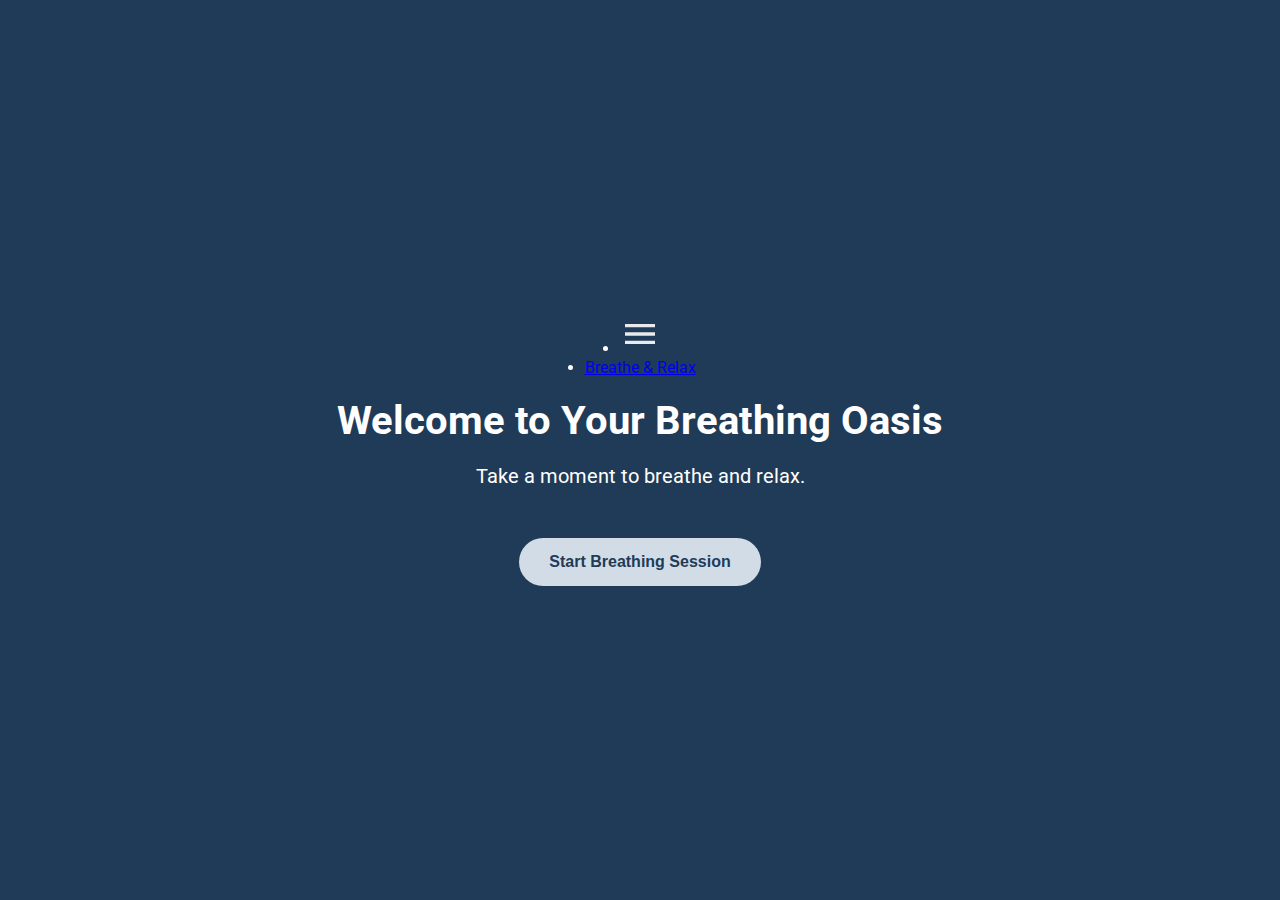
<file: index.html>
<!DOCTYPE html>
<html lang="en">

<head>
    <meta charset="UTF-8">
    <meta name="viewport" content="width=device-width, initial-scale=1.0">
    <link rel="stylesheet" href="style.css">
    <title>Breathe & Relax</title>

<!-- Hotjar Tracking Code for https://breathe-relax.vercel.app/ -->
<script>
    (function(h,o,t,j,a,r){
        h.hj=h.hj||function(){(h.hj.q=h.hj.q||[]).push(arguments)};
        h._hjSettings={hjid:5074861,hjsv:6};
        a=o.getElementsByTagName('head')[0];
        r=o.createElement('script');r.async=1;
        r.src=t+h._hjSettings.hjid+j+h._hjSettings.hjsv;
        a.appendChild(r);
    })(window,document,'https://static.hotjar.com/c/hotjar-','.js?sv=');

</script>

</head>

<body>
    <ul class="lists">
        <li id="menu-button">
            <svg xmlns="http://www.w3.org/2000/svg" height="40px" viewBox="0 -960 960 960" width="40px" fill="#e8eaed">
                <path d="M120-240v-80h720v80H120Zm0-200v-80h720v80H120Zm0-200v-80h720v80H120Z" />
            </svg>
        </li>
    </ul>
    <nav id="navbar">
        <ul class="lists" id="sidebar">
            <li><a href="breathing.html">Breathe & Relax</a></li>
        </ul>
    </nav>
    <h1>Welcome to Your Breathing Oasis</h1>
    <p>Take a moment to breathe and relax.</p>
    <button onclick="window.location.href='breathing.html'">Start Breathing Session</button>

    <script src="script.js"></script>

</script>

</body>

</html>
</file>
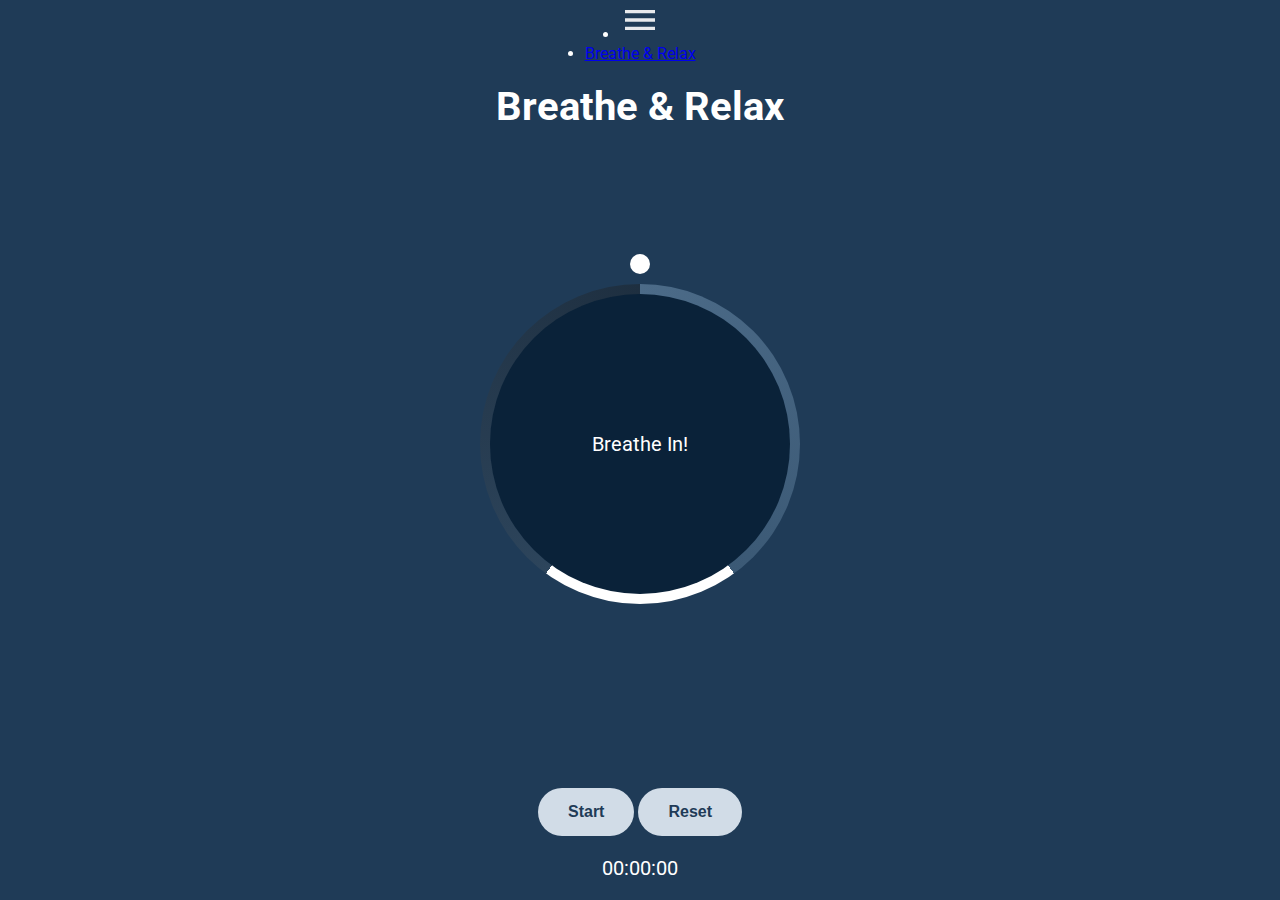
<file: breathing.html>
<!DOCTYPE html>
<html lang="en">

<head>
    <meta charset="UTF-8">
    <meta name="viewport" content="width=device-width, initial-scale=1.0">
    <link rel="stylesheet" href="style.css">
    <title>Breathe & Relax</title>

<!-- Hotjar Tracking Code for https://breathe-relax.vercel.app/ -->
<script>
    (function(h,o,t,j,a,r){
        h.hj=h.hj||function(){(h.hj.q=h.hj.q||[]).push(arguments)};
        h._hjSettings={hjid:5074861,hjsv:6};
        a=o.getElementsByTagName('head')[0];
        r=o.createElement('script');r.async=1;
        r.src=t+h._hjSettings.hjid+j+h._hjSettings.hjsv;
        a.appendChild(r);
    })(window,document,'https://static.hotjar.com/c/hotjar-','.js?sv=');
    
</script>

</head>

<body>
    <ul class="lists">
        <li id="menu-button">
            <svg xmlns="http://www.w3.org/2000/svg" height="40px" viewBox="0 -960 960 960" width="40px" fill="#e8eaed">
                <path d="M120-240v-80h720v80H120Zm0-200v-80h720v80H120Zm0-200v-80h720v80H120Z" />
            </svg>
        </li>
    </ul>
    <nav id="navbar">
        <ul class="lists" id="sidebar">
            <li><a href="breathing.html">Breathe & Relax</a></li>
        </ul>
    </nav>
    <h1>Breathe & Relax</h1>
    <div class="container" id="container">
        <div class="circle"></div>
        <p id="text"></p>
        <div class="pointer-container">
            <span class="pointer"></span>
        </div>
        <div class="gradient-circle"></div>
    </div>
    <div class="controls">
        <button id="startPauseButton">Start</button>
        <button id="resetButton">Reset</button>

        <p id="timer">00:00:00</p>
    </div>
    <script src="script.js"></script>

</script>

</body>

</html>
</file>
<file: style.css>
@import url("https://fonts.googleapis.com/css?family=Roboto:wght@400;700&display=swap");

* {
    box-sizing: border-box;
    margin: 0;
    padding: 0;
}

body {
    background: #1f3b57;
    color: #fff;
    font-family: "Roboto", sans-serif;
    min-height: 100vh;
    display: flex;
    flex-direction: column;
    align-items: center;
    justify-content: center;
    text-align: center;
}

h1 {
    margin-top: 20px;
    font-size: 2.5rem;
    font-weight: 700;
}

p {
    margin: 20px 0;
    font-size: 1.25rem;
}

button {
    background-color: #d1dce7;
    border: none;
    color: #1f3b57;
    padding: 15px 30px;
    font-size: 1rem;
    font-weight: 700;
    border-radius: 25px;
    cursor: pointer;
    transition: background-color 0.3s ease;
    margin-top: 30px;
}

button:hover {
    background-color: #3b5975;
}

button:focus {
    outline: none;
}

.container {
    display: flex;
    align-items: center;
    justify-content: center;
    margin: auto;
    height: 300px;
    width: 300px;
    position: relative;
    transform: scale(1);
}

.circle {
    background-color: #0a2239;
    height: 100%;
    width: 100%;
    border-radius: 50%;
    position: absolute;
    top: 0;
    left: 0;
    z-index: -1;
}

.gradient-circle {
    background: conic-gradient(
        #4c6b88 0%,
        #3b5975 40%,
        #fff 40%,
        #fff 60%,
        #2d455c 60%,
        #1e2f40 100%
    );
    height: 320px;
    width: 320px;
    z-index: -2;
    border-radius: 50%;
    position: absolute;
    top: -10px;
    left: -10px;
}

.pointer {
    background-color: #fff;
    border-radius: 50%;
    height: 20px;
    width: 20px;
    display: block;
}

.pointer-container {
    position: absolute;
    top: -40px;
    left: 140px;
    width: 20px;
    height: 190px;
    animation: rotate 7.5s linear forwards infinite;
    transform-origin: bottom center;
}

@keyframes rotate {
    from {
        transform: rotate(0deg);
    }
    to {
        transform: rotate(360deg);
    }
}

.container.grow {
    animation: grow 3s linear forwards;
}

@keyframes grow {
    from {
        transform: scale(1);
    }
    to {
        transform: scale(1.2);
    }
}

.container.shrink {
    animation: shrink 3s linear forwards;
}

@keyframes shrink {
    from {
        transform: scale(1.2);
    }
    to {
        transform: scale(1);
    }
}

/* Privacy Modal Styles */
.modal {
  display: none;
  position: fixed;
  z-index: 1;
  left: 0;
  top: 0;
  width: 100%;
  height: 100%;
  overflow: auto;
  background-color: rgba(0,0,0,0.5); /* Semi-transparent background */
}

.modal-content {
  background-color: #1f3b57;
  margin: 10% auto; /* Smaller top and bottom margin */
  padding: 20px;
  border: 1px solid #888;
  width: 60%;
  max-width: 500px; /* Smaller maximum width */
  border-radius: 10px;
  color: #f0f0f0; /* Light text for contrast */
  box-shadow: 0 4px 8px rgba(0, 0, 0, 0.2);
  font-size: 0.9rem; /* Smaller font size */
}

.close, #modalOkBtn {
  color: #aaa;
  float: right;
  font-size: 1rem; /* Smaller close button */
  font-weight: bold;
  background: none;
  border: none;
  cursor: pointer;
  padding: 5px;
}

.close:hover,
.close:focus, #modalOkBtn:hover {
  color: #fff;
  text-decoration: none;
  cursor: pointer;
}

#modalOkBtn {
  display: block;
  margin: 20px auto 0;
  padding: 10px 20px;
  background-color: #d1dce7;
  border: none;
  color: #1f3b57;
  font-weight: bold;
  border-radius: 5px;
  cursor: pointer;
}

#modalOkBtn:hover {
  background-color: #3b5975;
}

h2 {
  margin-top: 0;
}

.modal p, .modal h2 {
  margin: 10px 0; /* Reduced spacing */
}
</file>
